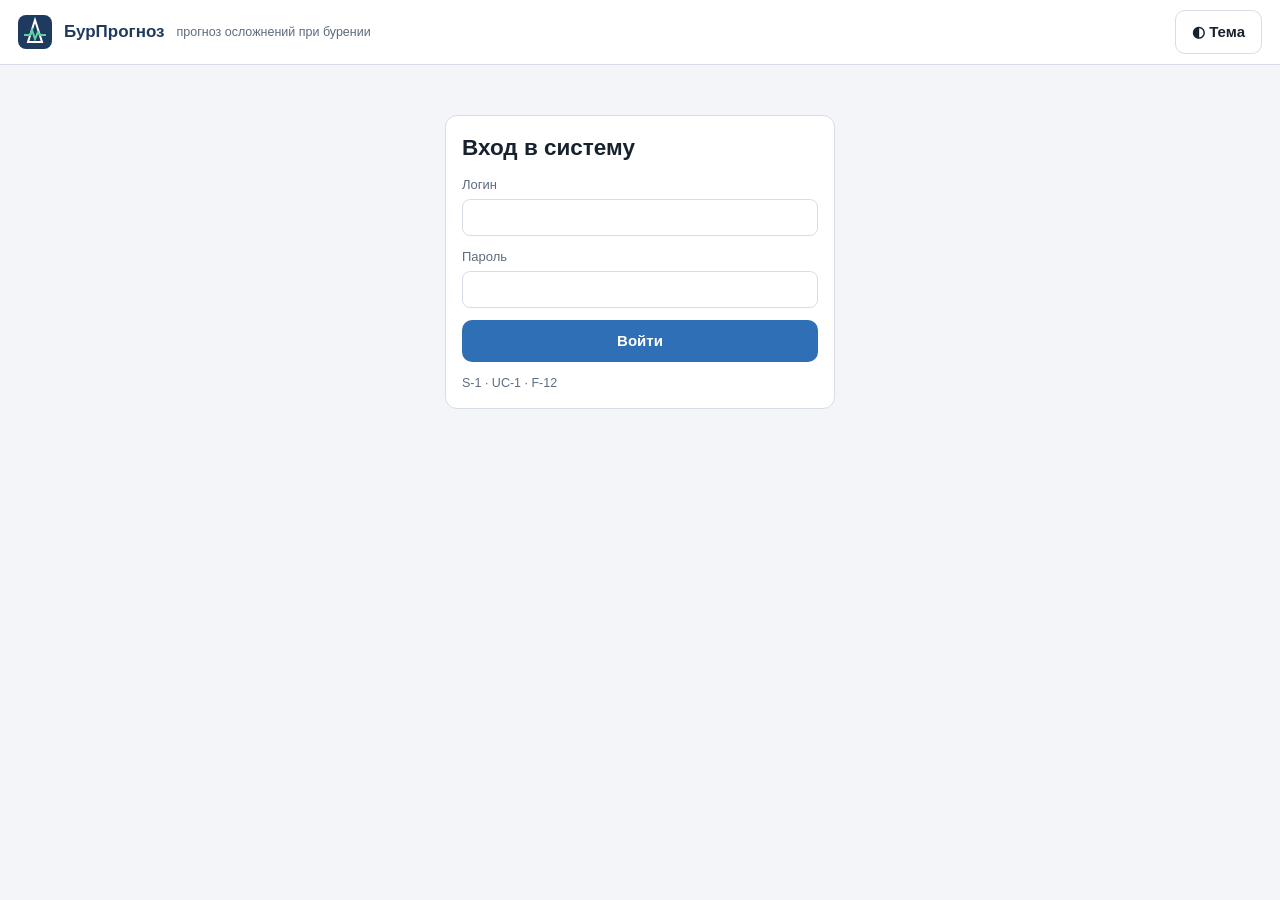
<file: frontend/index.html>
<!DOCTYPE html>
<html lang="ru">
<head>
<meta charset="UTF-8">
<meta name="viewport" content="width=device-width, initial-scale=1">
<title>Прототип интерфейса ПС «БурПрогноз»</title>
<link rel="stylesheet" href="css/base.css">
<link rel="stylesheet" href="css/layout.css">
<link rel="stylesheet" href="css/components.css">
<!-- Стили конкретных интерфейсов -->
<link rel="stylesheet" href="css/screens/login.css">
<link rel="stylesheet" href="css/screens/risk.css">
<link rel="stylesheet" href="css/screens/dash.css">
<link rel="stylesheet" href="css/screens/well.css">
<link rel="stylesheet" href="css/screens/journal.css">
<link rel="stylesheet" href="css/screens/rep.css">
<link rel="stylesheet" href="css/screens/quality.css">
<link rel="stylesheet" href="css/screens/src.css">
<link rel="stylesheet" href="css/screens/thr.css">
<link rel="stylesheet" href="css/screens/models.css">
<link rel="stylesheet" href="css/screens/users.css">
</head>
<body>
<header class="top">
  <svg width="34" height="34" viewBox="0 0 34 34" aria-hidden="true"><rect width="34" height="34" rx="8" fill="#1f3a5f"/><path d="M17 5 L10 27 H24 Z" fill="none" stroke="#fff" stroke-width="2"/><path d="M6 20 H12 L14 15 L17 24 L20 17 L22 20 H28" fill="none" stroke="#5fd0a0" stroke-width="2"/></svg>
  <b>БурПрогноз</b><span class="tag">прогноз осложнений при бурении</span>
  <span class="sp"></span><span id="who"></span>
  <button id="themeBtn" class="btn sec">◐ Тема</button>
</header>
<div id="app"></div>
<div id="toast"></div>

<!-- НОВОЕ 1: адрес API. Через nginx (порт 8080) – относительный путь; иначе – напрямую к бэкенду -->
<script>
  window.API_BASE = ((location.protocol === 'http:' || location.protocol === 'https:') &&
                     ['', '80', '8080', '443'].includes(location.port))
    ? '/api/v1' : 'http://localhost:8000/api/v1';
</script>

<!-- Ядро приложения -->
<script src="js/core/utils.js"></script>
<script src="js/core/state.js"></script>
<script src="js/core/data.js"></script>
<script src="js/core/charts.js"></script>
<script src="js/core/router.js"></script>
<script src="js/core/api.js"></script>

<!-- Экраны (интерфейсы) -->
<script src="js/screens/login.js"></script>
<script src="js/screens/risk.js"></script>
<script src="js/screens/dash.js"></script>
<script src="js/screens/well.js"></script>
<script src="js/screens/journal.js"></script>
<script src="js/screens/rep.js"></script>
<script src="js/screens/quality.js"></script>
<script src="js/screens/src.js"></script>
<script src="js/screens/thr.js"></script>
<script src="js/screens/models.js"></script>
<script src="js/screens/users.js"></script>

<!-- НОВОЕ 2: связь с сервером. Должен идти ПЕРЕД main.js -->
<script src="js/live/live.js"></script>
<script src="js/live/quality.js"></script>
<script src="js/live/demo-panel.js"></script>

<!-- Точка входа: первый рендер -->
<script src="js/main.js"></script>
</body>
</html>
</file>
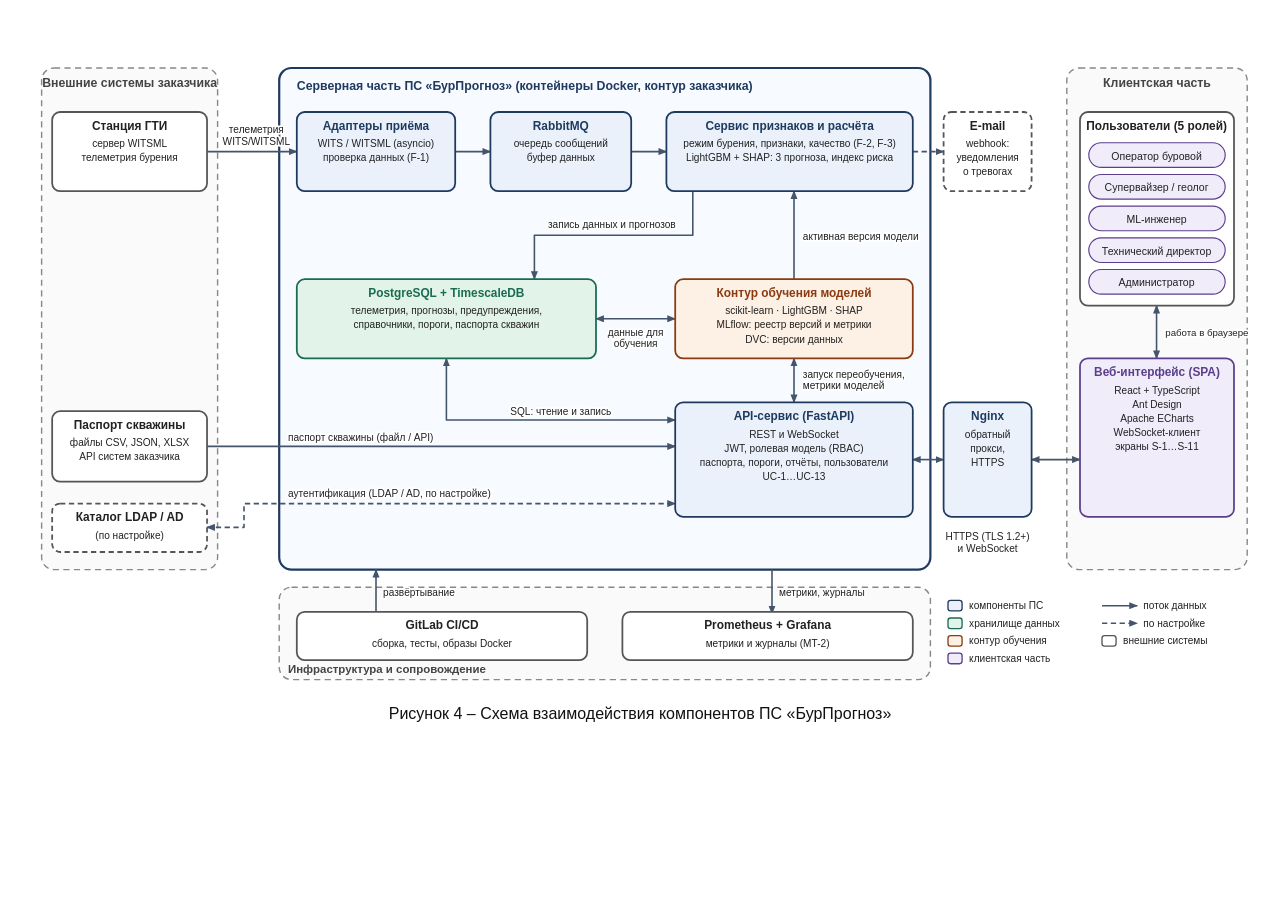
<file: frontend/schema.html>
<!DOCTYPE html>
<html lang="ru">
<head>
<meta charset="UTF-8">
<meta name="viewport" content="width=device-width, initial-scale=1">
<meta name="color-scheme" content="light">
<title>Рисунок 4 – Схема взаимодействия компонентов</title>
<style>
  :root { color-scheme: light; }
  body { margin: 0; padding: 24px; background: #ffffff; color: #111111; font-family: Arial, Helvetica, sans-serif; }
  figure { margin: 0 auto; max-width: 1500px; }
  svg { width: 100%; height: auto; display: block; }
  figcaption { text-align: center; margin-top: 12px; font-size: 16px; }
  .lbl { paint-order: stroke; stroke: #ffffff; stroke-width: 4px; stroke-linejoin: round; }
</style>
</head>
<body>
<figure>
  <svg id="sch" viewBox="0 0 1400 760" xmlns="http://www.w3.org/2000/svg" role="img"
       aria-label="Схема взаимодействия компонентов программного средства БурПрогноз">
    <defs>
      <marker id="ah" markerWidth="10" markerHeight="8" refX="9" refY="4" orient="auto-start-reverse" markerUnits="userSpaceOnUse">
        <path d="M0,0 L10,4 L0,8 z" fill="#44546a"/>
      </marker>
    </defs>
  </svg>
  <figcaption>Рисунок 4 – Схема взаимодействия компонентов ПС «БурПрогноз»</figcaption>
</figure>

<script>
  const NS = "http://www.w3.org/2000/svg", svg = document.getElementById("sch");
  const el = (n, a, t) => { const e = document.createElementNS(NS, n);
    for (const k in a) e.setAttribute(k, a[k]); if (t !== undefined) e.textContent = t; return e; };
  const add = e => (svg.appendChild(e), e);

  const C = {
    comp:   { f: "#eaf1fb", s: "#1f3a5f", t: "#1f3a5f" },
    data:   { f: "#e2f4e9", s: "#1b6b52", t: "#1b6b52" },
    ml:     { f: "#fdf0e4", s: "#8a3b12", t: "#8a3b12" },
    client: { f: "#f1ecfa", s: "#5b3f8c", t: "#5b3f8c" },
    ext:    { f: "#ffffff", s: "#555555", t: "#222222" }
  };
  const LINE = "#44546a";

  function zone(x, y, w, h, label, o = {}) {
    add(el("rect", { x, y, width: w, height: h, rx: 14, fill: o.f || "#fafafa", stroke: o.s || "#888888",
      "stroke-width": o.w || 1.6, "stroke-dasharray": o.d ? "7 5" : "" }));
    add(el("text", { x: o.lx !== undefined ? o.lx : x + w / 2, y: o.ly !== undefined ? o.ly : y + 22,
      "text-anchor": o.anchor || "middle", "font-size": 14, "font-weight": 700, fill: o.t || "#444444" }, label));
  }
  function box(x, y, w, h, c, title, lines = [], dash = false) {
    add(el("rect", { x, y, width: w, height: h, rx: 9, fill: C[c].f, stroke: C[c].s, "stroke-width": 2,
      "stroke-dasharray": dash ? "6 4" : "" }));
    add(el("text", { x: x + w / 2, y: y + 20, "text-anchor": "middle", "font-size": 13.5, "font-weight": 700, fill: C[c].t }, title));
    lines.forEach((l, i) => add(el("text", { x: x + w / 2, y: y + 40 + i * 16, "text-anchor": "middle",
      "font-size": 11.5, fill: "#222222" }, l)));
  }
  function arr(pts, o = {}) {
    const a = { points: pts.map(p => p.join(",")).join(" "), fill: "none", stroke: LINE, "stroke-width": 1.8,
      "stroke-linejoin": "round", "marker-end": "url(#ah)" };
    if (o.d) a["stroke-dasharray"] = "6 4";
    if (o.b) a["marker-start"] = "url(#ah)";
    add(el("polyline", a));
  }
  const lbl = (x, y, t, anchor = "middle", size = 11.5) =>
    add(el("text", { x, y, "text-anchor": anchor, "font-size": size, fill: "#222222", class: "lbl" }, t));

  /* ---------- Зоны ---------- */
  zone(20, 50, 200, 570, "Внешние системы заказчика", { d: true });
  zone(290, 50, 740, 570, "", { f: "#f7faff", s: "#1f3a5f", w: 2.5 });
  add(el("text", { x: 310, y: 75, "font-size": 14, "font-weight": 700, fill: "#1f3a5f" },
    "Серверная часть ПС «БурПрогноз» (контейнеры Docker, контур заказчика)"));
  zone(1185, 50, 205, 570, "Клиентская часть", { d: true });
  zone(290, 640, 740, 105, "", { d: true });
  add(el("text", { x: 300, y: 737, "font-size": 13, "font-weight": 700, fill: "#444444" }, "Инфраструктура и сопровождение"));

  /* ---------- Стрелки (под блоками) ---------- */
  arr([[208, 145], [310, 145]]);                                    // ГТИ -> адаптер
  arr([[490, 145], [530, 145]]);                                    // адаптер -> очередь
  arr([[690, 145], [730, 145]]);                                    // очередь -> расчёт
  arr([[760, 190], [760, 240], [580, 240], [580, 290]]);            // расчёт -> БД
  arr([[875, 290], [875, 190]]);                                    // ML-контур -> расчёт (версия модели)
  arr([[650, 335], [740, 335]], { b: true });                       // БД <-> ML-контур
  arr([[875, 380], [875, 430]], { b: true });                       // ML-контур <-> API
  arr([[740, 450], [480, 450], [480, 380]], { b: true });           // API <-> БД
  arr([[208, 480], [740, 480]]);                                    // паспорт -> API
  arr([[208, 572], [250, 572], [250, 545], [740, 545]], { d: true, b: true });  // LDAP <-> API
  arr([[1010, 145], [1045, 145]], { d: true });                     // расчёт -> почта/webhook
  arr([[1010, 495], [1045, 495]], { b: true });                     // API <-> Nginx
  arr([[1145, 495], [1200, 495]], { b: true });                     // Nginx <-> интерфейс
  arr([[1287, 320], [1287, 380]], { b: true });                     // пользователи <-> интерфейс
  arr([[400, 670], [400, 620]]);                                    // GitLab -> развёртывание
  arr([[850, 620], [850, 670]]);                                    // сервер -> мониторинг

  /* ---------- Блоки ---------- */
  box(32, 100, 176, 90, "ext", "Станция ГТИ", ["сервер WITSML", "телеметрия бурения"]);
  box(32, 440, 176, 80, "ext", "Паспорт скважины", ["файлы CSV, JSON, XLSX", "API систем заказчика"]);
  box(32, 545, 176, 55, "ext", "Каталог LDAP / AD", ["(по настройке)"], true);

  box(310, 100, 180, 90, "comp", "Адаптеры приёма", ["WITS / WITSML (asyncio)", "проверка данных (F-1)"]);
  box(530, 100, 160, 90, "comp", "RabbitMQ", ["очередь сообщений", "буфер данных"]);
  box(730, 100, 280, 90, "comp", "Сервис признаков и расчёта", ["режим бурения, признаки, качество (F-2, F-3)", "LightGBM + SHAP: 3 прогноза, индекс риска"]);

  box(310, 290, 340, 90, "data", "PostgreSQL + TimescaleDB", ["телеметрия, прогнозы, предупреждения,", "справочники, пороги, паспорта скважин"]);
  box(740, 290, 270, 90, "ml", "Контур обучения моделей", ["scikit-learn · LightGBM · SHAP", "MLflow: реестр версий и метрики", "DVC: версии данных"]);

  box(740, 430, 270, 130, "comp", "API-сервис (FastAPI)", ["REST и WebSocket", "JWT, ролевая модель (RBAC)", "паспорта, пороги, отчёты, пользователи", "UC-1…UC-13"]);

  box(1045, 100, 100, 90, "ext", "E-mail", ["webhook:", "уведомления", "о тревогах"], true);
  box(1045, 430, 100, 130, "comp", "Nginx", ["обратный", "прокси,", "HTTPS"]);

  // Пользователи
  add(el("rect", { x: 1200, y: 100, width: 175, height: 220, rx: 9, fill: C.ext.f, stroke: C.ext.s, "stroke-width": 2 }));
  add(el("text", { x: 1287, y: 120, "text-anchor": "middle", "font-size": 13.5, "font-weight": 700, fill: "#222222" }, "Пользователи (5 ролей)"));
  ["Оператор буровой", "Супервайзер / геолог", "ML-инженер", "Технический директор", "Администратор"].forEach((r, i) => {
    add(el("rect", { x: 1210, y: 135 + i * 36, width: 155, height: 28, rx: 14, fill: "#f1ecfa", stroke: "#5b3f8c", "stroke-width": 1.3 }));
    add(el("text", { x: 1287, y: 154 + i * 36, "text-anchor": "middle", "font-size": 12, fill: "#222222" }, r));
  });
  box(1200, 380, 175, 180, "client", "Веб-интерфейс (SPA)", ["React + TypeScript", "Ant Design", "Apache ECharts", "WebSocket-клиент", "экраны S-1…S-11"]);

  // Инфраструктура
  box(310, 668, 330, 55, "ext", "GitLab CI/CD", ["сборка, тесты, образы Docker"]);
  box(680, 668, 330, 55, "ext", "Prometheus + Grafana", ["метрики и журналы (MT-2)"]);

  /* ---------- Подписи к стрелкам ---------- */
  lbl(264, 124, "телеметрия"); lbl(264, 137, "WITS/WITSML");
  lbl(668, 232, "запись данных и прогнозов");
  lbl(885, 245, "активная версия модели", "start");
  lbl(695, 354, "данные для"); lbl(695, 367, "обучения");
  lbl(885, 402, "запуск переобучения,", "start"); lbl(885, 415, "метрики моделей", "start");
  lbl(610, 444, "SQL: чтение и запись");
  lbl(300, 474, "паспорт скважины (файл / API)", "start");
  lbl(300, 538, "аутентификация (LDAP / AD, по настройке)", "start");
  lbl(1095, 586, "HTTPS (TLS 1.2+)"); lbl(1095, 600, "и WebSocket");
  lbl(1297, 354, "работа в браузере", "start", 11);
  lbl(408, 650, "развёртывание", "start");
  lbl(858, 650, "метрики, журналы", "start");

  /* ---------- Условные обозначения ---------- */
  const lx = 1050, ly = 665;
  const sw = [["comp", "компоненты ПС"], ["data", "хранилище данных"], ["ml", "контур обучения"], ["client", "клиентская часть"]];
  sw.forEach((s, i) => {
    add(el("rect", { x: lx, y: ly + i * 20 - 10, width: 16, height: 12, rx: 3, fill: C[s[0]].f, stroke: C[s[0]].s, "stroke-width": 1.5 }));
    add(el("text", { x: lx + 24, y: ly + i * 20, "font-size": 11.5, fill: "#222222" }, s[1]));
  });
  add(el("line", { x1: lx + 175, y1: ly - 4, x2: lx + 215, y2: ly - 4, stroke: LINE, "stroke-width": 1.8, "marker-end": "url(#ah)" }));
  add(el("text", { x: lx + 222, y: ly, "font-size": 11.5, fill: "#222222" }, "поток данных"));
  add(el("line", { x1: lx + 175, y1: ly + 16, x2: lx + 215, y2: ly + 16, stroke: LINE, "stroke-width": 1.8, "stroke-dasharray": "6 4", "marker-end": "url(#ah)" }));
  add(el("text", { x: lx + 222, y: ly + 20, "font-size": 11.5, fill: "#222222" }, "по настройке"));
  add(el("rect", { x: lx + 175, y: ly + 30, width: 16, height: 12, rx: 3, fill: "#ffffff", stroke: "#555555", "stroke-width": 1.5 }));
  add(el("text", { x: lx + 199, y: ly + 40, "font-size": 11.5, fill: "#222222" }, "внешние системы"));
</script>
</body>
</html>
</file>
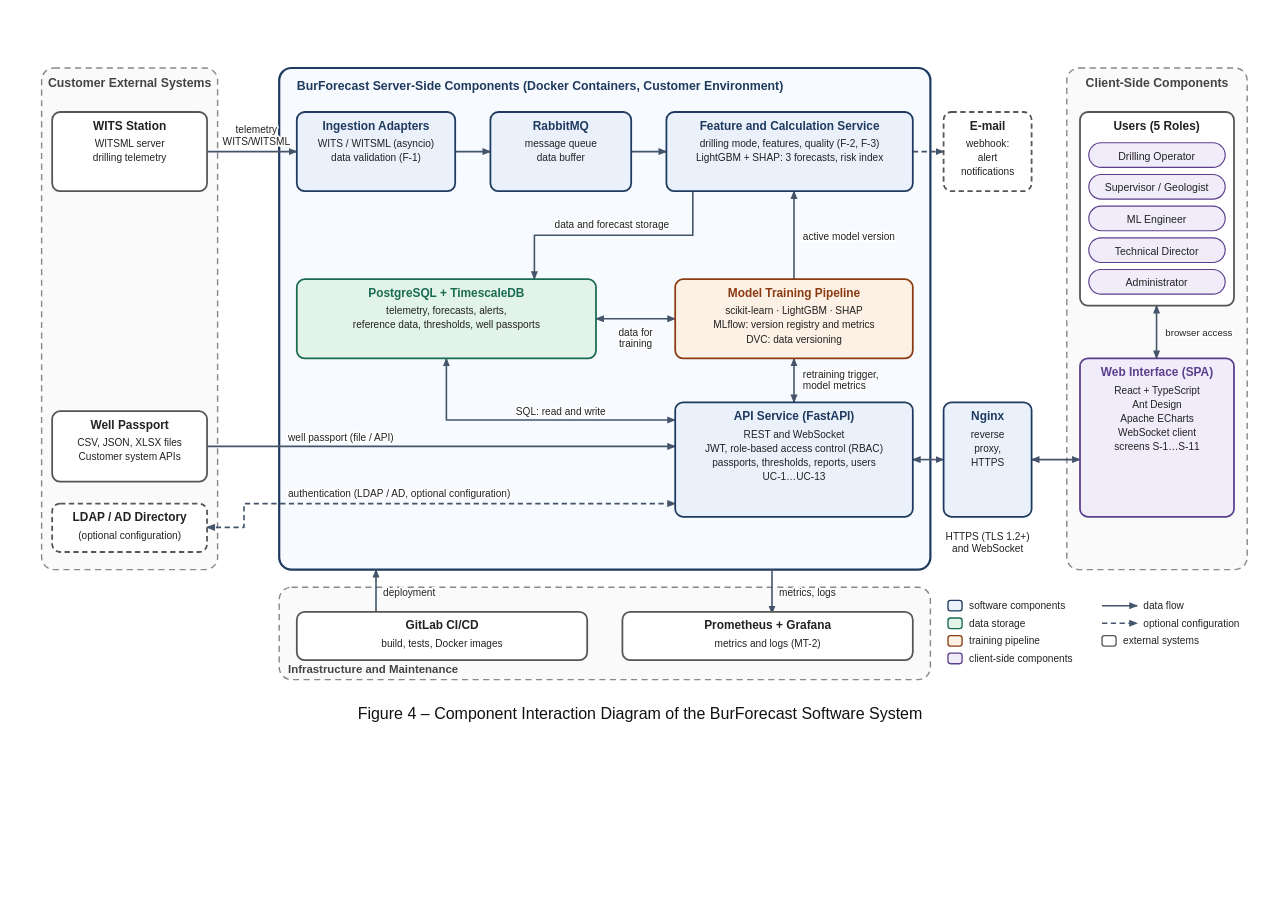
<file: frontend/schema_eng.html>
<!DOCTYPE html>
<html lang="en">
<head>
<meta charset="UTF-8">
<meta name="viewport" content="width=device-width, initial-scale=1">
<meta name="color-scheme" content="light">
<title>Figure 4 – Component Interaction Diagram</title>
<style>
  :root { color-scheme: light; }
  body { margin: 0; padding: 24px; background: #ffffff; color: #111111; font-family: Arial, Helvetica, sans-serif; }
  figure { margin: 0 auto; max-width: 1500px; }
  svg { width: 100%; height: auto; display: block; }
  figcaption { text-align: center; margin-top: 12px; font-size: 16px; }
  .lbl { paint-order: stroke; stroke: #ffffff; stroke-width: 4px; stroke-linejoin: round; }
</style>
</head>
<body>
<figure>
  <svg id="sch" viewBox="0 0 1400 760" xmlns="http://www.w3.org/2000/svg" role="img"
       aria-label="Interaction diagram of the components of the BurForecast software system">
    <defs>
      <marker id="ah" markerWidth="10" markerHeight="8" refX="9" refY="4" orient="auto-start-reverse" markerUnits="userSpaceOnUse">
        <path d="M0,0 L10,4 L0,8 z" fill="#44546a"/>
      </marker>
    </defs>
  </svg>
  <figcaption>Figure 4 – Component Interaction Diagram of the BurForecast Software System</figcaption>
</figure>

<script>
  const NS = "http://www.w3.org/2000/svg", svg = document.getElementById("sch");
  const el = (n, a, t) => { const e = document.createElementNS(NS, n);
    for (const k in a) e.setAttribute(k, a[k]); if (t !== undefined) e.textContent = t; return e; };
  const add = e => (svg.appendChild(e), e);

  const C = {
    comp:   { f: "#eaf1fb", s: "#1f3a5f", t: "#1f3a5f" },
    data:   { f: "#e2f4e9", s: "#1b6b52", t: "#1b6b52" },
    ml:     { f: "#fdf0e4", s: "#8a3b12", t: "#8a3b12" },
    client: { f: "#f1ecfa", s: "#5b3f8c", t: "#5b3f8c" },
    ext:    { f: "#ffffff", s: "#555555", t: "#222222" }
  };
  const LINE = "#44546a";

  function zone(x, y, w, h, label, o = {}) {
    add(el("rect", { x, y, width: w, height: h, rx: 14, fill: o.f || "#fafafa", stroke: o.s || "#888888",
      "stroke-width": o.w || 1.6, "stroke-dasharray": o.d ? "7 5" : "" }));
    add(el("text", { x: o.lx !== undefined ? o.lx : x + w / 2, y: o.ly !== undefined ? o.ly : y + 22,
      "text-anchor": o.anchor || "middle", "font-size": 14, "font-weight": 700, fill: o.t || "#444444" }, label));
  }
  function box(x, y, w, h, c, title, lines = [], dash = false) {
    add(el("rect", { x, y, width: w, height: h, rx: 9, fill: C[c].f, stroke: C[c].s, "stroke-width": 2,
      "stroke-dasharray": dash ? "6 4" : "" }));
    add(el("text", { x: x + w / 2, y: y + 20, "text-anchor": "middle", "font-size": 13.5, "font-weight": 700, fill: C[c].t }, title));
    lines.forEach((l, i) => add(el("text", { x: x + w / 2, y: y + 40 + i * 16, "text-anchor": "middle",
      "font-size": 11.5, fill: "#222222" }, l)));
  }
  function arr(pts, o = {}) {
    const a = { points: pts.map(p => p.join(",")).join(" "), fill: "none", stroke: LINE, "stroke-width": 1.8,
      "stroke-linejoin": "round", "marker-end": "url(#ah)" };
    if (o.d) a["stroke-dasharray"] = "6 4";
    if (o.b) a["marker-start"] = "url(#ah)";
    add(el("polyline", a));
  }
  const lbl = (x, y, t, anchor = "middle", size = 11.5) =>
    add(el("text", { x, y, "text-anchor": anchor, "font-size": size, fill: "#222222", class: "lbl" }, t));

  /* ---------- Zones ---------- */
  zone(20, 50, 200, 570, "Customer External Systems", { d: true });
  zone(290, 50, 740, 570, "", { f: "#f7faff", s: "#1f3a5f", w: 2.5 });
  add(el("text", { x: 310, y: 75, "font-size": 14, "font-weight": 700, fill: "#1f3a5f" },
    "BurForecast Server-Side Components (Docker Containers, Customer Environment)"));
  zone(1185, 50, 205, 570, "Client-Side Components", { d: true });
  zone(290, 640, 740, 105, "", { d: true });
  add(el("text", { x: 300, y: 737, "font-size": 13, "font-weight": 700, fill: "#444444" }, "Infrastructure and Maintenance"));

  /* ---------- Arrows (behind the blocks) ---------- */
  arr([[208, 145], [310, 145]]);                                    // WITS station -> adapter
  arr([[490, 145], [530, 145]]);                                    // adapter -> queue
  arr([[690, 145], [730, 145]]);                                    // queue -> calculation
  arr([[760, 190], [760, 240], [580, 240], [580, 290]]);            // calculation -> database
  arr([[875, 290], [875, 190]]);                                    // ML pipeline -> calculation (model version)
  arr([[650, 335], [740, 335]], { b: true });                       // database <-> ML pipeline
  arr([[875, 380], [875, 430]], { b: true });                       // ML pipeline <-> API
  arr([[740, 450], [480, 450], [480, 380]], { b: true });           // API <-> database
  arr([[208, 480], [740, 480]]);                                    // well passport -> API
  arr([[208, 572], [250, 572], [250, 545], [740, 545]], { d: true, b: true });  // LDAP <-> API
  arr([[1010, 145], [1045, 145]], { d: true });                     // calculation -> email/webhook
  arr([[1010, 495], [1045, 495]], { b: true });                     // API <-> Nginx
  arr([[1145, 495], [1200, 495]], { b: true });                     // Nginx <-> interface
  arr([[1287, 320], [1287, 380]], { b: true });                     // users <-> interface
  arr([[400, 670], [400, 620]]);                                    // GitLab -> deployment
  arr([[850, 620], [850, 670]]);                                    // server -> monitoring

  /* ---------- Blocks ---------- */
  box(32, 100, 176, 90, "ext", "WITS Station", ["WITSML server", "drilling telemetry"]);
  box(32, 440, 176, 80, "ext", "Well Passport", ["CSV, JSON, XLSX files", "Customer system APIs"]);
  box(32, 545, 176, 55, "ext", "LDAP / AD Directory", ["(optional configuration)"], true);

  box(310, 100, 180, 90, "comp", "Ingestion Adapters", ["WITS / WITSML (asyncio)", "data validation (F-1)"]);
  box(530, 100, 160, 90, "comp", "RabbitMQ", ["message queue", "data buffer"]);
  box(730, 100, 280, 90, "comp", "Feature and Calculation Service", ["drilling mode, features, quality (F-2, F-3)", "LightGBM + SHAP: 3 forecasts, risk index"]);

  box(310, 290, 340, 90, "data", "PostgreSQL + TimescaleDB", ["telemetry, forecasts, alerts,", "reference data, thresholds, well passports"]);
  box(740, 290, 270, 90, "ml", "Model Training Pipeline", ["scikit-learn · LightGBM · SHAP", "MLflow: version registry and metrics", "DVC: data versioning"]);

  box(740, 430, 270, 130, "comp", "API Service (FastAPI)", ["REST and WebSocket", "JWT, role-based access control (RBAC)", "passports, thresholds, reports, users", "UC-1…UC-13"]);

  box(1045, 100, 100, 90, "ext", "E-mail", ["webhook:", "alert", "notifications"], true);
  box(1045, 430, 100, 130, "comp", "Nginx", ["reverse", "proxy,", "HTTPS"]);

  // Users
  add(el("rect", { x: 1200, y: 100, width: 175, height: 220, rx: 9, fill: C.ext.f, stroke: C.ext.s, "stroke-width": 2 }));
  add(el("text", { x: 1287, y: 120, "text-anchor": "middle", "font-size": 13.5, "font-weight": 700, fill: "#222222" }, "Users (5 Roles)"));
  ["Drilling Operator", "Supervisor / Geologist", "ML Engineer", "Technical Director", "Administrator"].forEach((r, i) => {
    add(el("rect", { x: 1210, y: 135 + i * 36, width: 155, height: 28, rx: 14, fill: "#f1ecfa", stroke: "#5b3f8c", "stroke-width": 1.3 }));
    add(el("text", { x: 1287, y: 154 + i * 36, "text-anchor": "middle", "font-size": 12, fill: "#222222" }, r));
  });
  box(1200, 380, 175, 180, "client", "Web Interface (SPA)", ["React + TypeScript", "Ant Design", "Apache ECharts", "WebSocket client", "screens S-1…S-11"]);

  // Infrastructure
  box(310, 668, 330, 55, "ext", "GitLab CI/CD", ["build, tests, Docker images"]);
  box(680, 668, 330, 55, "ext", "Prometheus + Grafana", ["metrics and logs (MT-2)"]);

  /* ---------- Arrow labels ---------- */
  lbl(264, 124, "telemetry"); lbl(264, 137, "WITS/WITSML");
  lbl(668, 232, "data and forecast storage");
  lbl(885, 245, "active model version", "start");
  lbl(695, 354, "data for"); lbl(695, 367, "training");
  lbl(885, 402, "retraining trigger,", "start"); lbl(885, 415, "model metrics", "start");
  lbl(610, 444, "SQL: read and write");
  lbl(300, 474, "well passport (file / API)", "start");
  lbl(300, 538, "authentication (LDAP / AD, optional configuration)", "start");
  lbl(1095, 586, "HTTPS (TLS 1.2+)"); lbl(1095, 600, "and WebSocket");
  lbl(1297, 354, "browser access", "start", 11);
  lbl(408, 650, "deployment", "start");
  lbl(858, 650, "metrics, logs", "start");

  /* ---------- Legend ---------- */
  const lx = 1050, ly = 665;
  const sw = [["comp", "software components"], ["data", "data storage"], ["ml", "training pipeline"], ["client", "client-side components"]];
  sw.forEach((s, i) => {
    add(el("rect", { x: lx, y: ly + i * 20 - 10, width: 16, height: 12, rx: 3, fill: C[s[0]].f, stroke: C[s[0]].s, "stroke-width": 1.5 }));
    add(el("text", { x: lx + 24, y: ly + i * 20, "font-size": 11.5, fill: "#222222" }, s[1]));
  });
  add(el("line", { x1: lx + 175, y1: ly - 4, x2: lx + 215, y2: ly - 4, stroke: LINE, "stroke-width": 1.8, "marker-end": "url(#ah)" }));
  add(el("text", { x: lx + 222, y: ly, "font-size": 11.5, fill: "#222222" }, "data flow"));
  add(el("line", { x1: lx + 175, y1: ly + 16, x2: lx + 215, y2: ly + 16, stroke: LINE, "stroke-width": 1.8, "stroke-dasharray": "6 4", "marker-end": "url(#ah)" }));
  add(el("text", { x: lx + 222, y: ly + 20, "font-size": 11.5, fill: "#222222" }, "optional configuration"));
  add(el("rect", { x: lx + 175, y: ly + 30, width: 16, height: 12, rx: 3, fill: "#ffffff", stroke: "#555555", "stroke-width": 1.5 }));
  add(el("text", { x: lx + 199, y: ly + 40, "font-size": 11.5, fill: "#222222" }, "external systems"));
</script>
</body>
</html>
</file>
<file: frontend/css/base.css>
/* base.css — токены темы, сброс, базовая типографика */
:root{--bg:#f3f5f9;--card:#fff;--tx:#18222e;--mut:#5d6b7e;--bd:#d6dde8;--pri:#1f3a5f;--acc:#2f6fb5;--oa:#fff;
--g:#17703f;--gbg:#e2f4e9;--y:#8a5a00;--ybg:#fff1cc;--r:#b3261e;--rbg:#fde7e5;color-scheme:light}
[data-theme=dark]{--bg:#0f151d;--card:#18212d;--tx:#e8edf4;--mut:#9eabbd;--bd:#2b384a;--pri:#9cc3f0;--acc:#5d9be0;--oa:#08121f;
--g:#58d08f;--gbg:#123124;--y:#f2c35c;--ybg:#3a2e10;--r:#ff8a80;--rbg:#40191a;color-scheme:dark}
*{box-sizing:border-box}
body{margin:0;background:var(--bg);color:var(--tx);font:15px/1.45 Inter,Roboto,Arial,sans-serif}
</file>
<file: frontend/css/layout.css>
/* layout.css — общая каркасная раскладка: шапка, сайдбар, контент, сетки */
.top{display:flex;align-items:center;gap:12px;padding:10px 18px;background:var(--card);border-bottom:1px solid var(--bd);flex-wrap:wrap}
.top .sp{flex:1}.top b{font-size:17px;color:var(--pri)}
.app{display:flex;min-height:calc(100vh - 58px)}
.side{width:260px;padding:14px;border-right:1px solid var(--bd);background:var(--card)}
.side a{display:block;padding:10px 12px;border-radius:8px;color:var(--tx);text-decoration:none;margin-bottom:4px}
.side a:hover{background:var(--bg)}.side a.on{background:var(--acc);color:var(--oa);font-weight:700}
main{flex:1;padding:20px;min-width:0}main h2{margin:0 0 14px}
.grid{display:grid;gap:14px}.g2{grid-template-columns:repeat(auto-fit,minmax(300px,1fr))}.g3{grid-template-columns:repeat(auto-fit,minmax(230px,1fr))}
.row{display:flex;gap:12px;flex-wrap:wrap;align-items:center}
#toast{position:fixed;left:50%;bottom:26px;transform:translateX(-50%);background:var(--pri);color:var(--oa);padding:12px 20px;border-radius:10px;font-weight:700;display:none;z-index:9}
@media(max-width:820px){.app{flex-direction:column}.side{width:auto;display:flex;overflow-x:auto;gap:6px;border-right:0;border-bottom:1px solid var(--bd)}.side a{white-space:nowrap;margin:0}}
</file>
<file: frontend/css/components.css>
/* components.css — переиспользуемые компоненты интерфейса */
.card{background:var(--card);border:1px solid var(--bd);border-radius:12px;padding:16px}
.card h3{margin:0 0 10px;font-size:15px}
.badge{display:inline-block;padding:2px 10px;border-radius:999px;font-weight:700;font-size:12.5px}
.b-g{background:var(--gbg);color:var(--g)}.b-y{background:var(--ybg);color:var(--y)}.b-r{background:var(--rbg);color:var(--r)}
.btn{border:0;border-radius:10px;padding:10px 16px;font:inherit;font-weight:700;cursor:pointer;background:var(--acc);color:var(--oa)}
.btn.sec{background:transparent;color:var(--tx);border:1px solid var(--bd)}
.btn.big{padding:18px 26px;font-size:18px;min-height:56px}
.btn.ok{background:#1e7a46;color:#fff}.btn.no{background:var(--card);color:var(--tx);border:2px solid var(--mut)}
.btn[disabled]{opacity:.5;cursor:not-allowed}
.tbl{width:100%;border-collapse:collapse}.tbl th,.tbl td{padding:8px 10px;border-bottom:1px solid var(--bd);text-align:left;vertical-align:middle}
.tbl th{color:var(--mut);font-size:13px;font-weight:700}
input,select{font:inherit;padding:8px 10px;border:1px solid var(--bd);border-radius:8px;background:var(--card);color:var(--tx)}
label{display:flex;flex-direction:column;gap:4px;font-size:13px;color:var(--mut)}
.alert{border-radius:12px;padding:16px 18px;border-left:10px solid}
.alert.r{background:var(--rbg);border-color:var(--r)}.alert.y{background:var(--ybg);border-color:var(--y)}
.idx{font-size:54px;font-weight:800;line-height:1.05}
.bar{height:10px;background:var(--bd);border-radius:6px;overflow:hidden;margin-top:8px}.bar i{display:block;height:100%}
.ch{width:100%;display:block}.tag{font-size:12.5px;color:var(--mut)}
</file>
<file: frontend/css/screens/login.css>
/* login.css — интерфейс S-1 «Вход в систему» */
.login{max-width:390px;margin:50px auto}
.login .card{display:flex;flex-direction:column;gap:12px}
</file>
<file: frontend/css/screens/risk.css>
/* risk.css — интерфейс S-2 «Риск по скважине» */
.risk-alert p{font-size:18px;margin:8px 0 0}
.risk-alert b{font-size:22px}
</file>
<file: frontend/css/screens/dash.css>
/* dash.css — интерфейс S-3 «Состояние скважин» */
.dash-well-card{cursor:pointer}
</file>
<file: frontend/css/screens/well.css>
/* well.css — интерфейс S-4 «Скважина: риск и предупреждения» */
.well-contrib .row{justify-content:space-between}
</file>
<file: frontend/css/screens/journal.css>
/* journal.css — интерфейс S-5 «Журнал и разбор инцидента» */
.journal-replay{position:relative}
.journal-marker{position:absolute;top:0;bottom:0;left:50%;width:2px;background:var(--acc)}
.journal-slider{flex:1}
.journal-result{flex:1}
</file>
<file: frontend/css/screens/rep.css>
/* rep.css — интерфейс S-6 «Отчёты» */
.rep-form{margin-top:14px}
.rep-file{margin-top:10px}
.rep-filename{margin-top:8px}
.rep-view-item{margin-bottom:14px}
.rep-view-item p{margin:8px 0 0}
</file>
<file: frontend/css/screens/quality.css>
/* quality.css — интерфейс S-7 «Качество данных» */
.quality-alert{margin-bottom:14px}
.quality-pick{display:flex;gap:12px;align-items:flex-end;margin-bottom:14px}
.quality-filter{border:2px solid var(--acc);margin-bottom:14px}
.quality-row{cursor:pointer}
.quality-row:hover{background:var(--bg)}
.quality-row.on{background:var(--ybg)}
.quality-detail{border-left:10px solid var(--acc)}
.quality-hint{display:block;margin-top:10px}
</file>
<file: frontend/css/screens/src.css>
/* src.css — интерфейс S-8 «Источники данных и паспорт скважины» */
.drop{border:2px dashed var(--bd);border-radius:12px;padding:26px;text-align:center;color:var(--mut)}
.src-map{margin-top:18px}
.src-drop-btn{margin-top:10px}
</file>
<file: frontend/css/screens/thr.css>
/* thr.css — интерфейс S-9 «Пороги тревог» */
.thr-well{max-width:240px}
.thr-name{width:170px}
.thr-num{width:90px}
.thr-msg{min-height:22px}
</file>
<file: frontend/css/screens/models.css>
/* models.css — интерфейс S-10 «Модели: метрики и переобучение» */
.models-actions{margin-top:12px}
</file>
<file: frontend/css/screens/users.css>
/* users.css — интерфейс S-11 «Пользователи и роли» */
.users-head{justify-content:space-between;margin-bottom:10px}
.users-head h3{margin:0}
/* users.css — интерфейс S-11 «Пользователи и роли» */
.users-head{justify-content:space-between;margin-bottom:10px}
.users-head h3{margin:0}
.users-form{border-left:4px solid var(--acc)}
.users-form .row label{min-width:180px;flex:1}
.users-wells{margin-top:12px;display:flex;flex-direction:column;gap:8px}
.users-all,.users-chk{flex-direction:row;align-items:center;gap:6px;font-size:14px;color:var(--tx)}
.users-chk input,.users-all input{width:16px;height:16px;margin:0}
.btn.no-del{background:transparent;color:var(--r);border:1px solid var(--r)}
.btn.no-del:hover{background:var(--rbg)}
</file>
